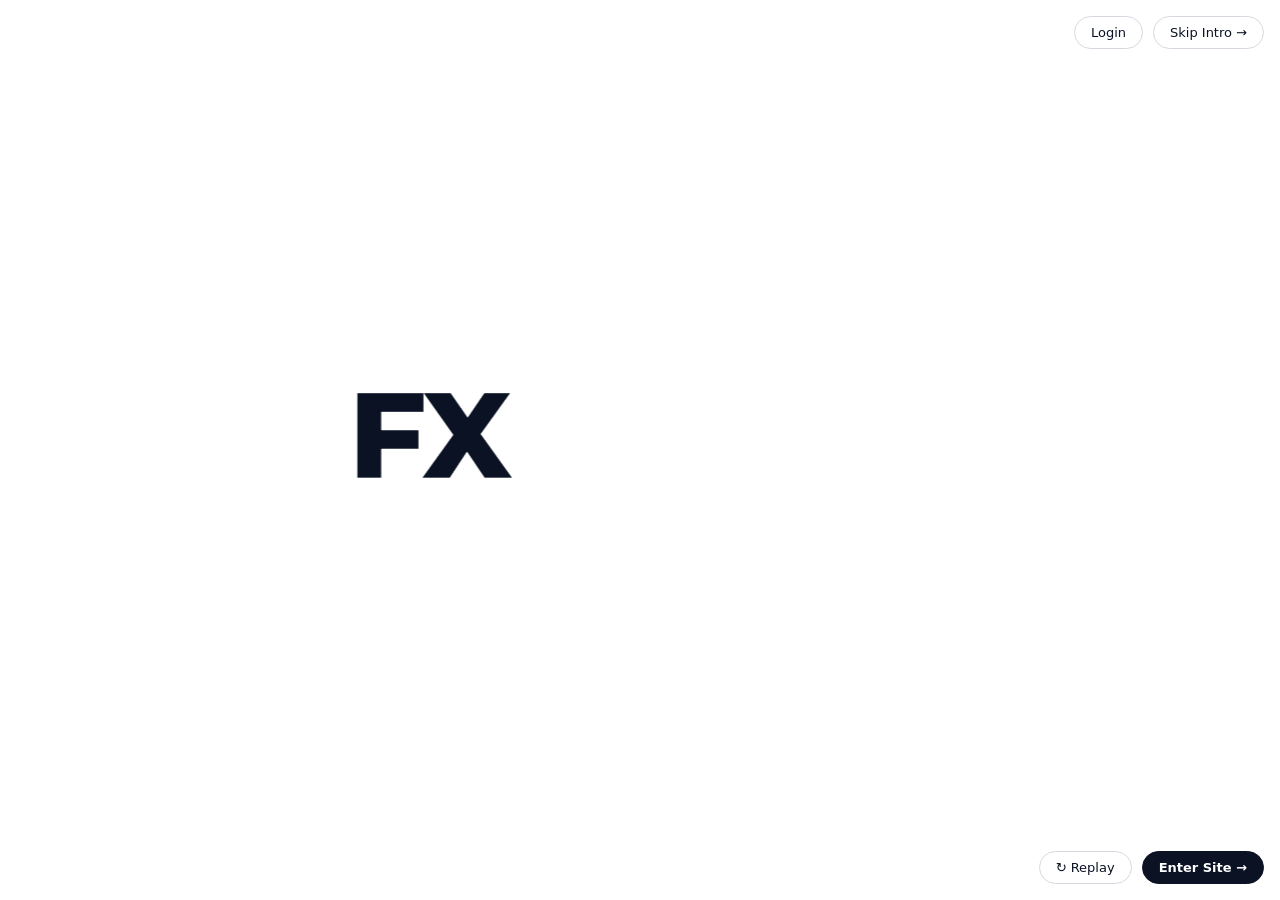
<file: index.html>
<!DOCTYPE html>
<html lang="en">
<head>
<meta charset="utf-8">
<meta name="viewport" content="width=device-width, initial-scale=1, viewport-fit=cover">
<title>FX Traders Club</title>
<link href="https://fonts.googleapis.com/css2?family=Montserrat:wght@700;800&family=Inter:wght@400;500;600&display=swap" rel="stylesheet">
<script>
  let seen = false;
  try { seen = sessionStorage.getItem('fxIntro'); } catch(e) {}
  if (seen) {
    window.location.replace('Landing_Page/index.html');
  } else {
    window.location.replace('Into%20Page/FX%20Traders%20Club%20%E2%80%93%20Logo%20Intro.html');
  }
</script>
<meta http-equiv="refresh" content="0; url='Into%20Page/FX%20Traders%20Club%20%E2%80%93%20Logo%20Intro.html'">
<style>
  :root {
    --bg: #0a1224;
    --gold: #b07d1f;
    --text: #f4f6f9;
    --muted: #8a94a6;
  }
  * { box-sizing: border-box; }
  body {
    margin: 0;
    min-height: 100vh;
    display: flex;
    flex-direction: column;
    align-items: center;
    justify-content: center;
    background: var(--bg);
    color: var(--text);
    font-family: 'Inter', system-ui, -apple-system, sans-serif;
    text-align: center;
    padding: 24px;
  }
  h1 {
    font-family: 'Montserrat', sans-serif;
    font-size: clamp(28px, 5vw, 42px);
    letter-spacing: -0.02em;
    margin: 0 0 12px;
  }
  h1 span { color: var(--gold); }
  p {
    color: var(--muted);
    font-size: 16px;
    margin: 0 0 28px;
    max-width: 440px;
  }
  .actions {
    display: flex;
    gap: 14px;
    flex-wrap: wrap;
    justify-content: center;
  }
  .btn {
    padding: 12px 24px;
    border-radius: 999px;
    font-size: 15px;
    font-weight: 600;
    text-decoration: none;
    transition: all .2s ease;
    display: inline-flex;
    align-items: center;
  }
  .btn-primary {
    background: var(--gold);
    color: #fff;
  }
  .btn-primary:hover {
    background: #c9932b;
    transform: translateY(-1px);
  }
  .btn-secondary {
    background: rgba(255,255,255,0.08);
    color: var(--text);
    border: 1px solid rgba(255,255,255,0.15);
  }
  .btn-secondary:hover {
    background: rgba(255,255,255,0.14);
    transform: translateY(-1px);
  }
</style>
</head>
<body>
  <h1>FX <span>Traders Club</span></h1>
  <p>Connecting to experience...</p>
  <div class="actions">
    <a class="btn btn-primary" href="Into%20Page/FX%20Traders%20Club%20%E2%80%93%20Logo%20Intro.html">Watch Intro &rarr;</a>
    <a class="btn btn-secondary" href="Landing_Page/index.html">Go to Landing Page</a>
    <a class="btn btn-secondary" href="Landing_Page/login.html">Login</a>
  </div>
</body>
</html>
</file>
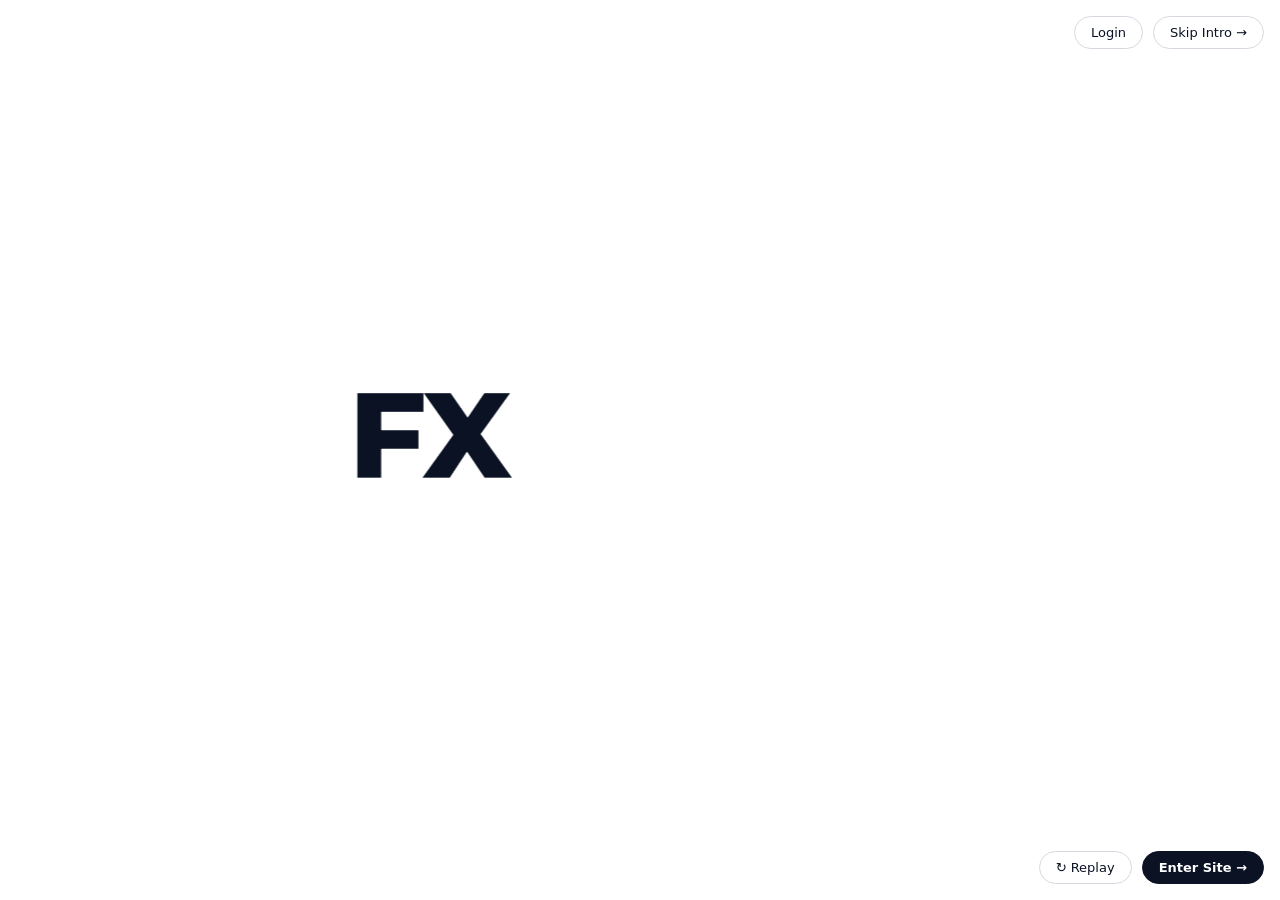
<file: Into Page/index.html>
<!DOCTYPE html>
<html lang="en">
<head>
<meta charset="utf-8">
<meta name="viewport" content="width=device-width, initial-scale=1">
<title>FX Traders Club – Intro</title>
<meta http-equiv="refresh" content="0; url='FX%20Traders%20Club%20%E2%80%93%20Logo%20Intro.html'">
<script>
  window.location.replace('FX%20Traders%20Club%20%E2%80%93%20Logo%20Intro.html');
</script>
<style>
  body{margin:0;min-height:100vh;display:flex;align-items:center;justify-content:center;background:#fff;font-family:sans-serif}
  a{color:#b07d1f;text-decoration:none;font-weight:600}
</style>
</head>
<body>
  <p><a href="FX%20Traders%20Club%20%E2%80%93%20Logo%20Intro.html">Enter FX Traders Club Intro &rarr;</a></p>
</body>
</html>
</file>
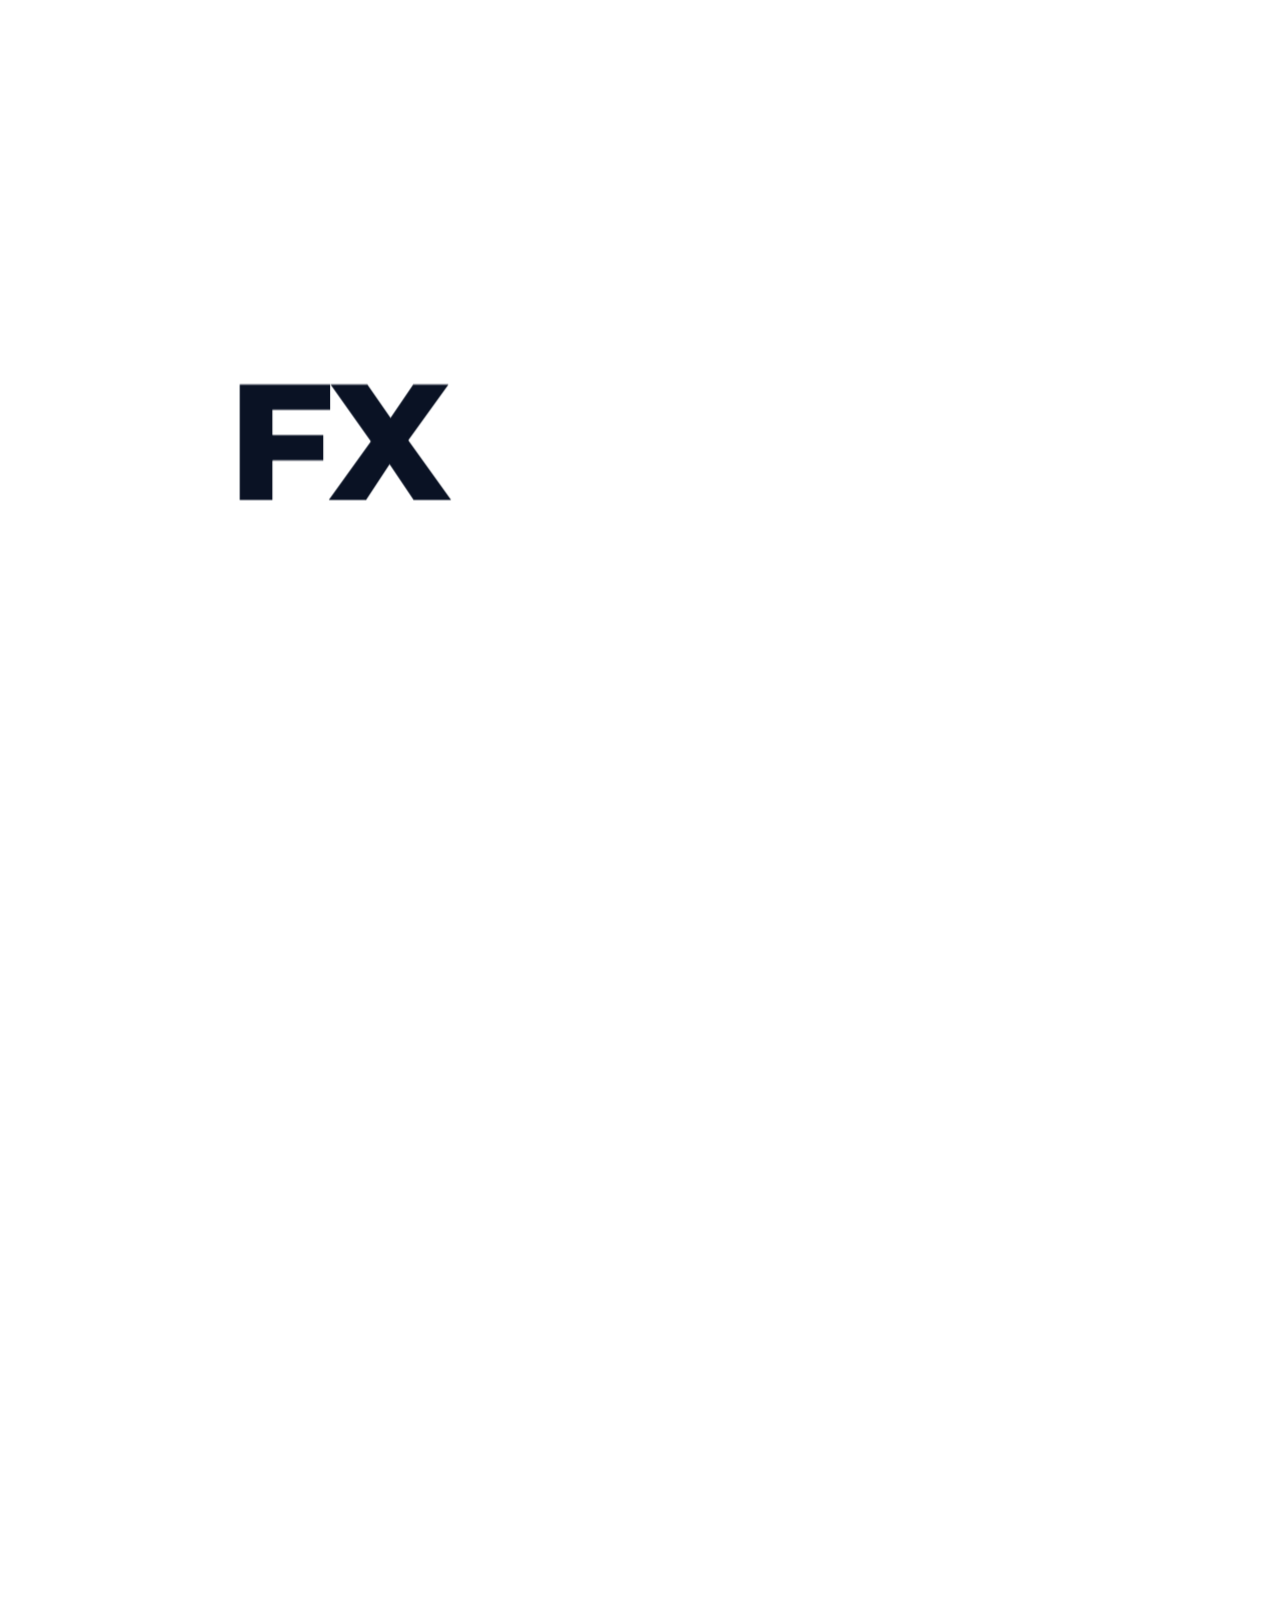
<file: Landing_Page/index.html>
<!DOCTYPE html>
<html lang="en">
<head>
<meta charset="utf-8">
<meta name="viewport" content="width=device-width, initial-scale=1, viewport-fit=cover">
<title>FX Traders Club – Trading Signals, Investments &amp; Tools</title>
<meta name="description" content="Forex signals, US and EU stocks, mutual funds, indices, indicators and trading bots.">
<link href="https://fonts.googleapis.com/css2?family=Great+Vibes&family=Inter:wght@400;500;600&family=Montserrat:wght@700;800&display=swap" rel="stylesheet">
<link rel="stylesheet" href="style.css">
<script src="app.js"></script>
<noscript><style>.intro .nav,.intro main,.intro footer{opacity:1}#intro,.fly{display:none}.intro{overflow:auto}</style></noscript>
</head>
<body class="intro">
<div id="intro"></div><div class="fly" id="lg"></div>
<header class="nav">
  <a class="slot" id="slot" href="#top" aria-label="FX Traders Club home"></a>
  <div class="right">
    <nav class="links"><a href="#services">What we do</a><a href="#products">Products</a><a href="#goals">Goals</a><a href="../Into%20Page/FX%20Traders%20Club%20%E2%80%93%20Logo%20Intro.html">Intro</a></nav>
    <a class="btn primary" href="login.html">Login</a>
    <button id="theme" class="icon" type="button" title="Light / Dark mode"></button>
  </div>
</header>
<main id="top">
  <div class="hero"><div class="wrap">
    <h1>Trade smarter.<br>Invest with confidence.</h1>
    <p class="lead">FX Traders Club brings Forex signals, global investment options and ready-to-use trading tools together in one place.</p>
    <div class="cta"><a class="btn primary" href="login.html">Log in to explore</a><a class="btn" href="login.html#signup">Sign up</a></div>
  </div></div>
  <section id="services"><div class="wrap">
    <h2>What we do</h2><p class="muted">Services for traders and investors, from short-term Forex to long-term portfolios.</p>
    <div class="grid">
      <div class="card"><span class="tag">Signals</span><h3>Forex Trading Signals</h3><p>Timely trade ideas for the Forex market.</p></div>
      <div class="card"><span class="tag">Stocks</span><h3>US &amp; EU Stocks</h3><p>Investment options across US and European equity markets.</p></div>
      <div class="card"><span class="tag">Investing</span><h3>Mutual Funds &amp; Indices</h3><p>Investment routes for building a long-term portfolio.</p></div>
    </div>
  </div></section>
  <section id="products" class="alt"><div class="wrap">
    <h2>Our products</h2><p class="muted">Tools that help you trade with more clarity and less effort.</p>
    <div class="grid">
      <div class="card"><span class="tag">Indicators</span><h3>Trading Indicators</h3><p>Chart indicators that turn market data into clear, readable signals.</p></div>
      <div class="card"><span class="tag">Automation</span><h3>Trading Bots</h3><p>Automated systems that run a strategy for you, around the clock.</p></div>
    </div>
  </div></section>
  <section id="goals"><div class="wrap">
    <h2>Our goals</h2><p class="muted">What we are building FX Traders Club to do.</p>
    <div class="grid">
      <div class="card"><span class="tag">01</span><h3>Open up the markets</h3><p>Make Forex and global investing easier to approach.</p></div>
      <div class="card"><span class="tag">02</span><h3>Keep it clear</h3><p>Simple signals, plain explanations, no noise.</p></div>
      <div class="card"><span class="tag">03</span><h3>Save you time</h3><p>Tools and automation that work while you focus elsewhere.</p></div>
    </div>
  </div></section>
  <section class="alt lock"><div class="wrap">
    <h2>Want the full picture?</h2>
    <p class="lead">Signal details, product information and plans are available to members. Log in or create an account to see everything.</p>
    <div class="cta"><a class="btn primary" href="login.html">Login</a><a class="btn" href="login.html#signup">Sign up</a></div>
  </div></section>
</main>
<footer><div class="wrap footer-wrap">
  <p>© FX Traders Club. Trading and investing involve risk, including the loss of capital. Past performance does not guarantee future results. Nothing on this site is personal financial advice.</p>
  <div class="footer-links">
    <a href="../Into%20Page/FX%20Traders%20Club%20%E2%80%93%20Logo%20Intro.html">▶ Replay Intro</a>
    <a href="login.html">Login</a>
    <a href="login.html#signup">Sign up</a>
  </div>
</div></footer>
<script>
(async()=>{
  const b=document.body,slot=document.getElementById('slot'),H=FXLogo.H;
  let seen=false;try{seen=sessionStorage.getItem('fxIntro')&&!location.search.includes('play')}catch(e){}
  const done=()=>{b.classList.remove('intro');['intro','lg'].forEach(i=>{const n=document.getElementById(i);n&&n.remove()})};
  if(seen||matchMedia('(prefers-reduced-motion: reduce)').matches){await FXLogo.nav(slot);return done()}
  try{
    const host=document.getElementById('lg'),ov=document.getElementById('intro');
    const o=await FXLogo.mount(host,true);
    const w=Math.min(innerWidth*.82,860),h=w*o.vbH/o.vbW;
    Object.assign(host.style,{width:w+'px',left:(innerWidth-w)/2+'px',top:(innerHeight-h)/2+'px'});
    slot.style.width=H*o.vbW/o.vbH+'px';slot.style.height=H+'px';
    await o.play();await new Promise(r=>setTimeout(r,450));
    const a=host.getBoundingClientRect(),s=slot.getBoundingClientRect();
    b.classList.remove('intro');
    ov.animate([{opacity:1},{opacity:0}],{duration:1000,fill:'forwards'});
    await host.animate([{transform:'none'},{transform:'translate('+(s.left-a.left)+'px,'+(s.top-a.top)+'px) scale('+s.width/a.width+')'}],{duration:1100,easing:'cubic-bezier(.65,0,.35,1)',fill:'forwards'}).finished;
    slot.appendChild(o.svg);done();
    try{sessionStorage.setItem('fxIntro','1')}catch(e){}
  }catch(e){slot.innerHTML='';await FXLogo.nav(slot);done()}
})();
</script>
</body>
</html>
</file>
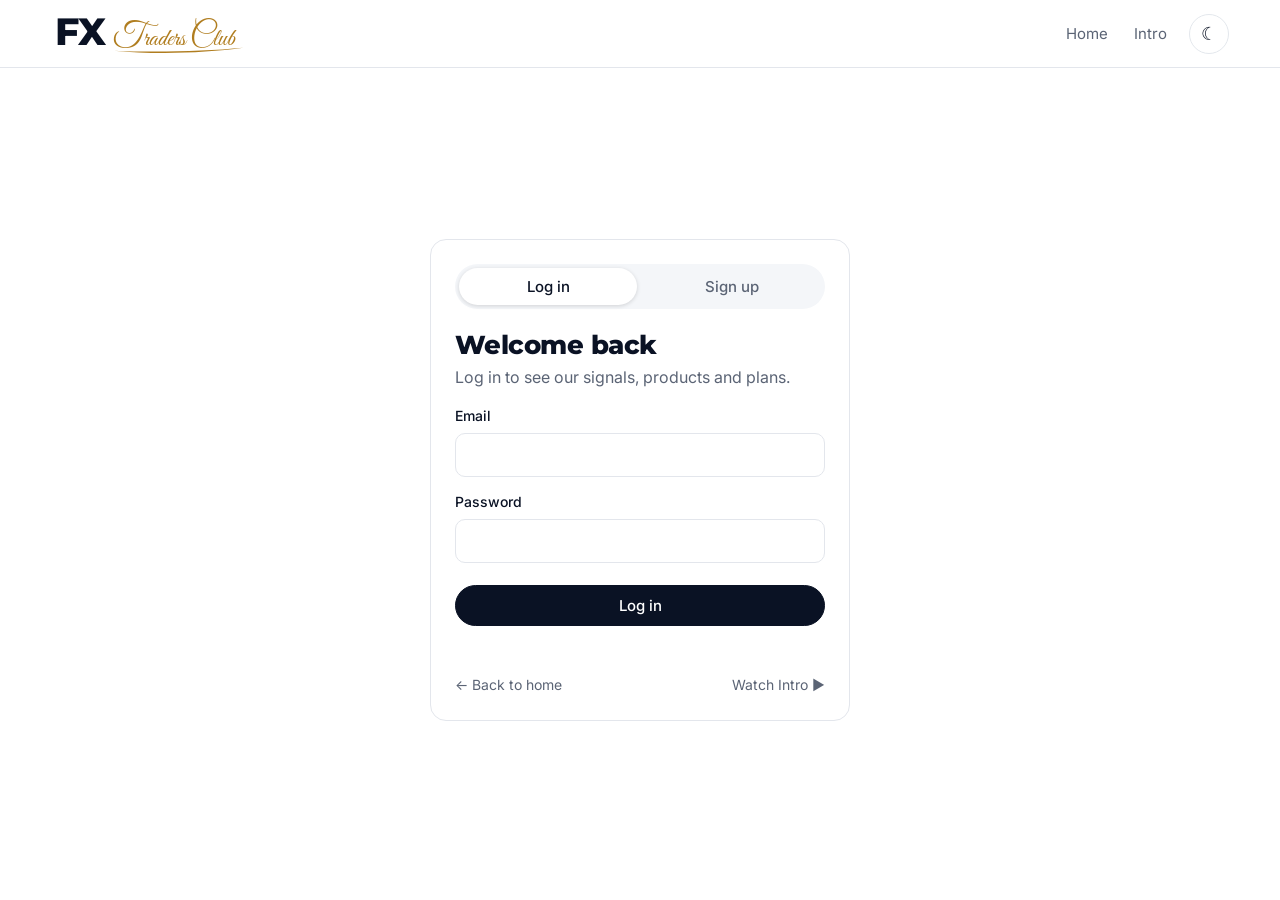
<file: Login_Page/index.html>
<!DOCTYPE html>
<html lang="en">
<head>
<meta charset="utf-8">
<meta http-equiv="refresh" content="0; url='../Landing_Page/login.html'">
<script>window.location.replace('../Landing_Page/login.html');</script>
<title>FX Traders Club – Login</title>
</head>
<body>
<p><a href="../Landing_Page/login.html">Continue to Login Page &rarr;</a></p>
</body>
</html>
</file>
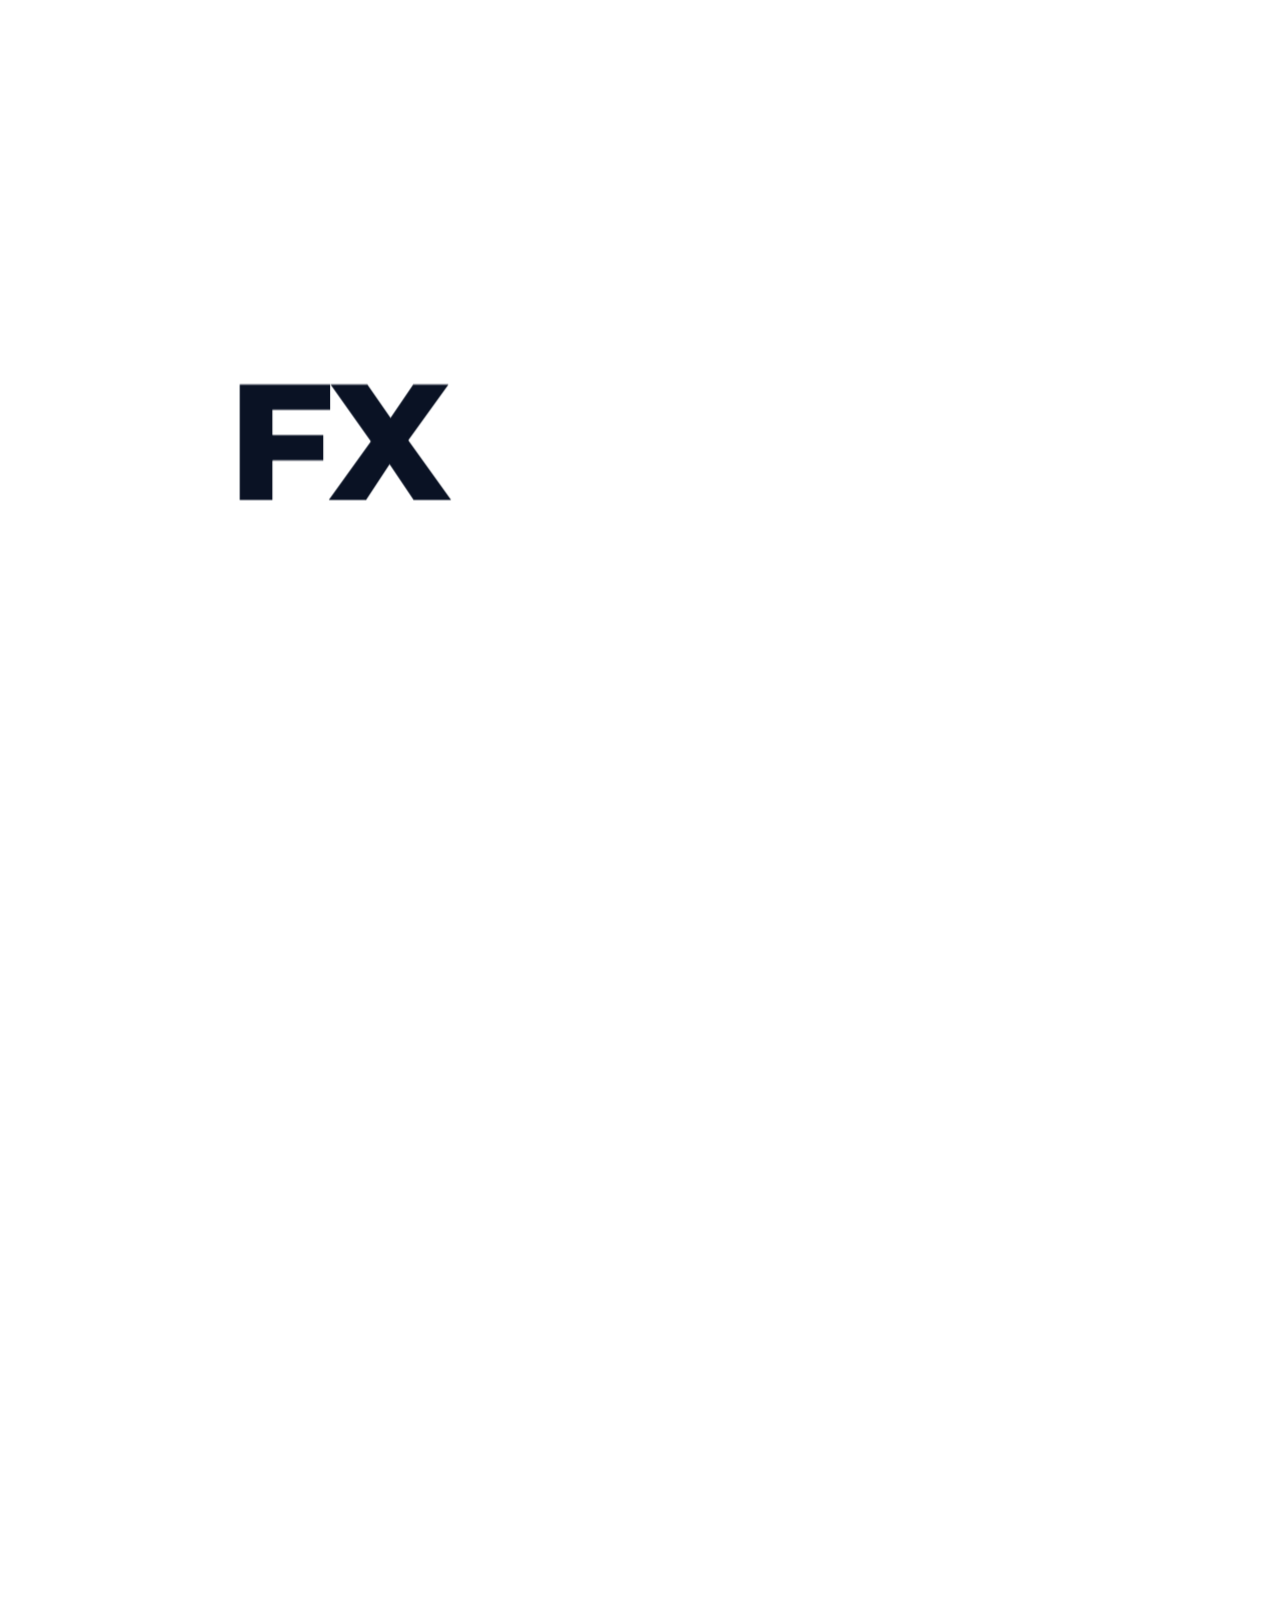
<file: Main_Page/index.html>
<!DOCTYPE html>
<html lang="en">
<head>
<meta charset="utf-8">
<meta http-equiv="refresh" content="0; url='../Landing_Page/index.html'">
<script>window.location.replace('../Landing_Page/index.html');</script>
<title>FX Traders Club – Main</title>
</head>
<body>
<p><a href="../Landing_Page/index.html">Continue to FX Traders Club &rarr;</a></p>
</body>
</html>
</file>
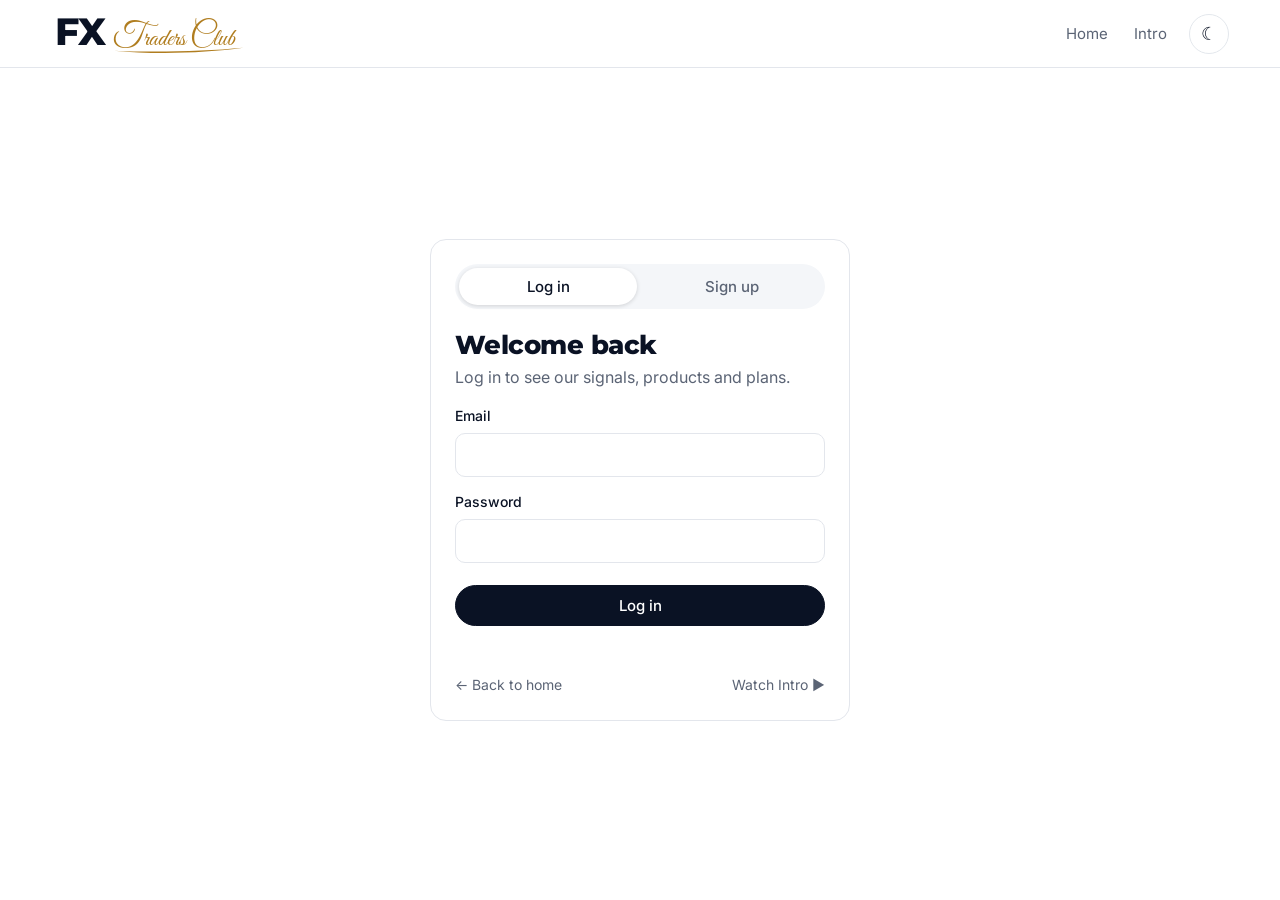
<file: Landing_Page/login.html>
<!DOCTYPE html>
<html lang="en">
<head>
<meta charset="utf-8">
<meta name="viewport" content="width=device-width, initial-scale=1, viewport-fit=cover">
<title>Login – FX Traders Club</title>
<link href="https://fonts.googleapis.com/css2?family=Great+Vibes&family=Inter:wght@400;500;600&family=Montserrat:wght@700;800&display=swap" rel="stylesheet">
<link rel="stylesheet" href="style.css">
<script src="app.js"></script>
</head>
<body>
<header class="nav">
  <a class="slot" id="slot" href="index.html" aria-label="FX Traders Club home"></a>
  <div class="right">
    <nav class="links"><a href="index.html">Home</a><a href="../Into%20Page/FX%20Traders%20Club%20%E2%80%93%20Logo%20Intro.html">Intro</a></nav>
    <button id="theme" class="icon" type="button" title="Light / Dark mode"></button>
  </div>
</header>
<main class="auth"><section class="card">
  <div class="tabs" role="tablist">
    <button type="button" role="tab" data-m="login" aria-selected="true">Log in</button>
    <button type="button" role="tab" data-m="signup" aria-selected="false">Sign up</button>
  </div>
  <h1 id="t"></h1><p class="muted" id="s"></p>
  <form id="f" novalidate>
    <label class="su">Full name<input name="name" autocomplete="name"></label>
    <label>Email<input name="email" type="email" required autocomplete="email"></label>
    <label>Password<input name="password" type="password" required minlength="8" autocomplete="current-password"></label>
    <button class="btn primary" id="go" type="submit"></button>
    <p id="msg" role="status"></p>
  </form>
  <div class="auth-footer">
    <a class="muted" href="index.html">← Back to home</a>
    <a class="muted" href="../Into%20Page/FX%20Traders%20Club%20%E2%80%93%20Logo%20Intro.html">Watch Intro ▶</a>
  </div>
</section></main>
<script>
FXLogo.nav(document.getElementById('slot'));
const $=i=>document.getElementById(i),f=$('f'),TXT={login:['Welcome back','Log in to see our signals, products and plans.','Log in'],signup:['Create your account','Sign up to unlock signals, products and plans.','Sign up']};
let mode='login';
function setMode(m){mode=m;document.body.classList.toggle('signup',m==='signup');
  document.querySelectorAll('.tabs button').forEach(b=>b.setAttribute('aria-selected',b.dataset.m===m));
  [$('t').textContent,$('s').textContent,$('go').textContent]=TXT[m];$('msg').textContent='';
  f.password.autocomplete=m==='login'?'current-password':'new-password'}
document.querySelectorAll('.tabs button').forEach(b=>b.onclick=()=>setMode(b.dataset.m));
setMode(location.hash==='#signup'?'signup':'login');
f.onsubmit=e=>{e.preventDefault();const m=$('msg');
  if(!f.email.checkValidity())return m.textContent='Please enter a valid email address.';
  if(f.password.value.length<8)return m.textContent='Password must be at least 8 characters.';
  if(mode==='signup'&&!f.name.value.trim())return m.textContent='Please enter your name.';
  m.style.color='var(--gold)';
  m.textContent=mode==='login'?'Logged in successfully! Redirecting...':'Account created! Redirecting...';
  setTimeout(()=>{window.location.href='index.html';},900);
};
</script>
</body>
</html>
</file>
<file: Landing_Page/style.css>
:root{--bg:#fff;--bg2:#f4f6f9;--ink:#0a1224;--muted:#5b6475;--line:#e3e6ec;--gold:#b07d1f;--btn:#0a1224;--btnfg:#fff;color-scheme:light}
[data-theme=dark]{--bg:#0b0f1a;--bg2:#121930;--ink:#f2f4f8;--muted:#9aa4b8;--line:#232c44;--gold:#d9a441;--btn:#d9a441;--btnfg:#0b0f1a;color-scheme:dark}
*{box-sizing:border-box}html{scroll-behavior:smooth}
body{margin:0;background:var(--bg);color:var(--ink);font:16px/1.6 Inter,system-ui,sans-serif;transition:background .3s,color .3s}
a{color:inherit}svg{overflow:visible}
.nav{position:fixed;top:0;left:0;right:0;z-index:20;height:calc(68px + env(safe-area-inset-top,0px));padding:env(safe-area-inset-top,0px) max(20px,4vw) 0;display:flex;align-items:center;justify-content:space-between;background:color-mix(in srgb,var(--bg) 90%,transparent);backdrop-filter:blur(10px);border-bottom:1px solid var(--line)}
.slot{display:block;height:42px}.slot svg{height:42px;width:auto;display:block}
.right,.links{display:flex;align-items:center;gap:10px}.links{gap:26px;margin-right:12px}
.links a{text-decoration:none;color:var(--muted);font-size:15px}.links a:hover{color:var(--ink)}
.btn{display:inline-block;padding:10px 20px;border-radius:999px;border:1px solid var(--line);background:transparent;color:var(--ink);font:500 15px Inter,system-ui,sans-serif;text-decoration:none;cursor:pointer}
.btn.primary{background:var(--btn);color:var(--btnfg);border-color:var(--btn)}
.icon{width:40px;height:40px;border-radius:50%;border:1px solid var(--line);background:transparent;color:var(--ink);font-size:18px;cursor:pointer}
.lg-fx{font:800 210px Montserrat,"Arial Black",Arial,sans-serif;fill:var(--ink);letter-spacing:-4px}
.lg-sig{font:400 140px "Great Vibes","Brush Script MT",cursive;fill:var(--gold)}.lg-sig tspan{font-size:178px}
.sw{fill:var(--gold)}.st{fill:#e0a92c;opacity:0;filter:drop-shadow(0 0 3px rgba(224,169,44,.7))}
#intro{position:fixed;inset:0;z-index:50;background:var(--bg)}
.fly{position:fixed;z-index:60;transform-origin:0 0}.fly svg{width:100%;height:auto;display:block}
.intro{overflow:hidden}.intro .nav,.intro main,.intro footer{opacity:0}
.nav,main,footer{transition:opacity .9s .15s}
.wrap{max-width:1080px;margin:0 auto;padding:0 max(20px,4vw)}
.hero{padding:calc(68px + 90px) 0 80px;text-align:center;background:radial-gradient(60% 50% at 50% 0,color-mix(in srgb,var(--gold) 16%,transparent),transparent)}
h1{font:800 clamp(34px,6vw,60px)/1.1 Montserrat,sans-serif;letter-spacing:-.02em;margin:0 0 18px}
h2{font:700 clamp(26px,4vw,36px)/1.2 Montserrat,sans-serif;margin:0 0 8px}
.lead{max-width:640px;margin:0 auto 30px;color:var(--muted);font-size:18px}.muted{color:var(--muted)}
.cta{display:flex;gap:12px;justify-content:center;flex-wrap:wrap}
section{padding:64px 0}.alt{background:var(--bg2)}
.grid{display:grid;grid-template-columns:repeat(auto-fit,minmax(250px,1fr));gap:18px;margin-top:28px}
.card{border:1px solid var(--line);border-radius:16px;padding:24px;background:var(--bg)}
.tag{font:600 12px Inter,sans-serif;letter-spacing:.12em;text-transform:uppercase;color:var(--gold)}
.card h3{margin:6px 0;font:700 20px Montserrat,sans-serif}.card p{margin:0;color:var(--muted)}
.lock{text-align:center}.lock .cta{margin-top:22px}
footer{padding:36px 0 calc(36px + env(safe-area-inset-bottom,0px));border-top:1px solid var(--line);color:var(--muted);font-size:13px}
@media(max-width:760px){.links{display:none}}
.auth{min-height:100vh;display:grid;place-items:center;padding:100px 20px 40px}.auth .card{width:100%;max-width:420px}.auth h1{font-size:26px;margin:0 0 6px}
.tabs{display:flex;gap:6px;background:var(--bg2);padding:4px;border-radius:999px;margin-bottom:22px}
.tabs button{flex:1;border:0;background:transparent;color:var(--muted);padding:9px;border-radius:999px;font:500 15px Inter,sans-serif;cursor:pointer}
.tabs [aria-selected=true]{background:var(--bg);color:var(--ink);box-shadow:0 1px 4px rgba(0,0,0,.15)}
label{display:block;margin-top:14px;font-size:14px;font-weight:500}.su{display:none}.signup .su{display:block}
input{width:100%;margin-top:6px;padding:11px 14px;border-radius:10px;border:1px solid var(--line);background:var(--bg);color:var(--ink);font:16px Inter,sans-serif}
input:focus{outline:2px solid var(--gold);outline-offset:1px}
form .btn{width:100%;margin-top:22px}#msg{min-height:1.4em;font-size:14px;color:var(--muted);margin:12px 0}
.footer-wrap{display:flex;justify-content:space-between;align-items:center;flex-wrap:wrap;gap:16px}
.footer-links{display:flex;gap:18px;align-items:center;flex-wrap:wrap}
.footer-links a{color:var(--muted);text-decoration:none;font-weight:500;transition:color .2s}
.footer-links a:hover{color:var(--ink)}
.auth-footer{display:flex;justify-content:space-between;align-items:center;margin-top:16px;font-size:14px;gap:10px}
.auth-footer a{text-decoration:none;transition:color .2s}
.auth-footer a:hover{color:var(--ink)}
</file>
